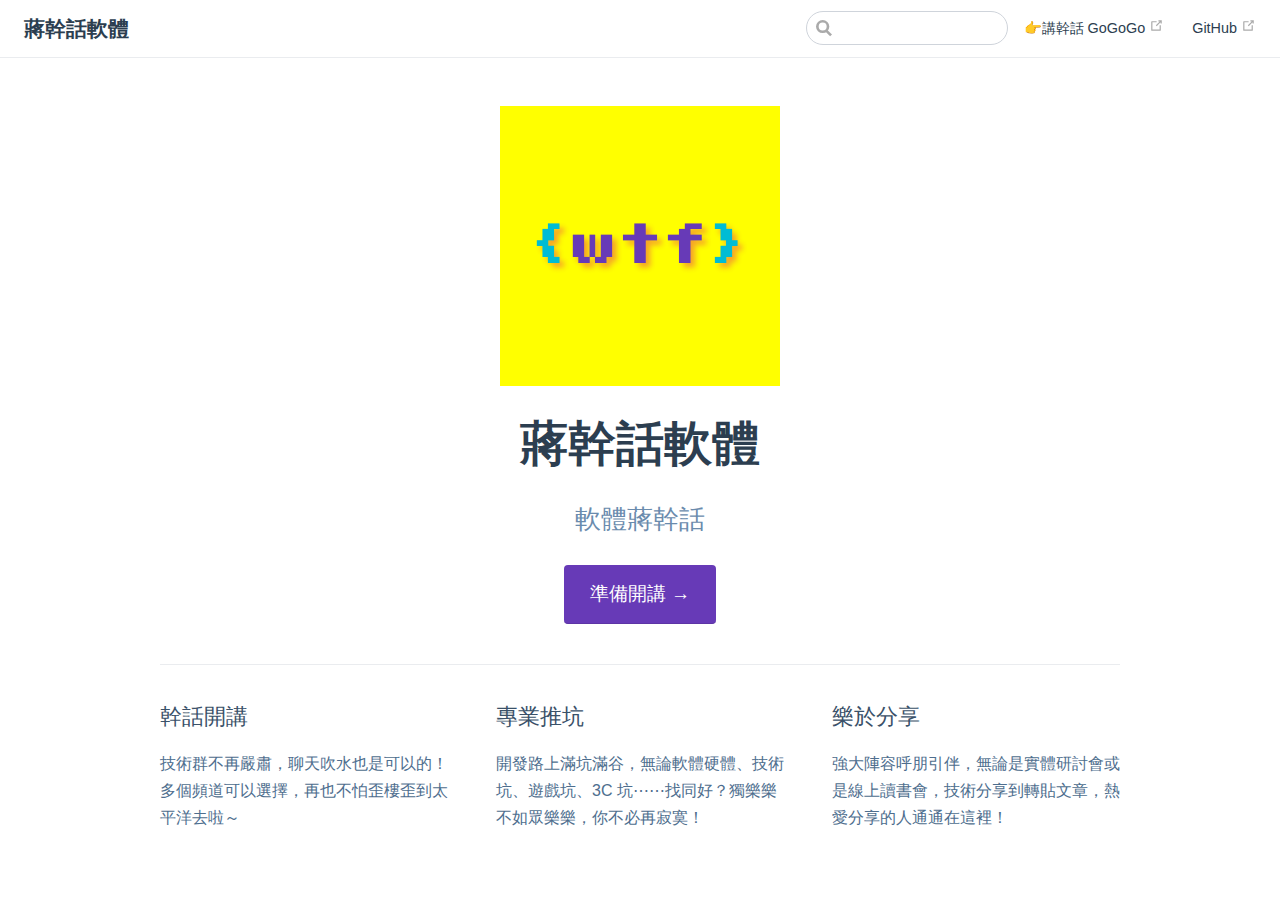
<file: index.html>
<!DOCTYPE html>
<html lang="en-US">
  <head>
    <meta charset="utf-8">
    <meta name="viewport" content="width=device-width,initial-scale=1">
    <title>蔣幹話軟體</title>
    <meta name="description" content="軟體蔣幹話">
    
    
    <link rel="preload" href="/assets/css/0.styles.bb7fa6d7.css" as="style"><link rel="preload" href="/assets/js/app.321bc9ee.js" as="script"><link rel="preload" href="/assets/js/2.ba0615a0.js" as="script"><link rel="preload" href="/assets/js/6.6ffb1914.js" as="script"><link rel="prefetch" href="/assets/js/10.f7f3ee5e.js"><link rel="prefetch" href="/assets/js/3.bfec62be.js"><link rel="prefetch" href="/assets/js/4.bb875510.js"><link rel="prefetch" href="/assets/js/5.9272c746.js"><link rel="prefetch" href="/assets/js/7.8bc0f0b9.js"><link rel="prefetch" href="/assets/js/8.394a28ca.js"><link rel="prefetch" href="/assets/js/9.4cadc79e.js">
    <link rel="stylesheet" href="/assets/css/0.styles.bb7fa6d7.css">
  </head>
  <body>
    <div id="app" data-server-rendered="true"><div class="theme-container no-sidebar"><header class="navbar"><div class="sidebar-button"><svg xmlns="http://www.w3.org/2000/svg" aria-hidden="true" role="img" viewBox="0 0 448 512" class="icon"><path fill="currentColor" d="M436 124H12c-6.627 0-12-5.373-12-12V80c0-6.627 5.373-12 12-12h424c6.627 0 12 5.373 12 12v32c0 6.627-5.373 12-12 12zm0 160H12c-6.627 0-12-5.373-12-12v-32c0-6.627 5.373-12 12-12h424c6.627 0 12 5.373 12 12v32c0 6.627-5.373 12-12 12zm0 160H12c-6.627 0-12-5.373-12-12v-32c0-6.627 5.373-12 12-12h424c6.627 0 12 5.373 12 12v32c0 6.627-5.373 12-12 12z"></path></svg></div> <a href="/" class="home-link router-link-exact-active router-link-active"><!----> <span class="site-name">蔣幹話軟體</span></a> <div class="links"><div class="search-box"><input aria-label="Search" autocomplete="off" spellcheck="false" value=""> <!----></div> <nav class="nav-links can-hide"><div class="nav-item"><a href="https://discord.gg/CzmVQjN" target="_blank" rel="noopener noreferrer" class="nav-link external">
  👉講幹話 GoGoGo
  <svg xmlns="http://www.w3.org/2000/svg" aria-hidden="true" x="0px" y="0px" viewBox="0 0 100 100" width="15" height="15" class="icon outbound"><path fill="currentColor" d="M18.8,85.1h56l0,0c2.2,0,4-1.8,4-4v-32h-8v28h-48v-48h28v-8h-32l0,0c-2.2,0-4,1.8-4,4v56C14.8,83.3,16.6,85.1,18.8,85.1z"></path> <polygon fill="currentColor" points="45.7,48.7 51.3,54.3 77.2,28.5 77.2,37.2 85.2,37.2 85.2,14.9 62.8,14.9 62.8,22.9 71.5,22.9"></polygon></svg></a></div> <a href="https://github.com/ganhuaking/ganhuaking.github.io" target="_blank" rel="noopener noreferrer" class="repo-link">
    GitHub
    <svg xmlns="http://www.w3.org/2000/svg" aria-hidden="true" x="0px" y="0px" viewBox="0 0 100 100" width="15" height="15" class="icon outbound"><path fill="currentColor" d="M18.8,85.1h56l0,0c2.2,0,4-1.8,4-4v-32h-8v28h-48v-48h28v-8h-32l0,0c-2.2,0-4,1.8-4,4v56C14.8,83.3,16.6,85.1,18.8,85.1z"></path> <polygon fill="currentColor" points="45.7,48.7 51.3,54.3 77.2,28.5 77.2,37.2 85.2,37.2 85.2,14.9 62.8,14.9 62.8,22.9 71.5,22.9"></polygon></svg></a></nav></div></header> <div class="sidebar-mask"></div> <aside class="sidebar"><nav class="nav-links"><div class="nav-item"><a href="https://discord.gg/CzmVQjN" target="_blank" rel="noopener noreferrer" class="nav-link external">
  👉講幹話 GoGoGo
  <svg xmlns="http://www.w3.org/2000/svg" aria-hidden="true" x="0px" y="0px" viewBox="0 0 100 100" width="15" height="15" class="icon outbound"><path fill="currentColor" d="M18.8,85.1h56l0,0c2.2,0,4-1.8,4-4v-32h-8v28h-48v-48h28v-8h-32l0,0c-2.2,0-4,1.8-4,4v56C14.8,83.3,16.6,85.1,18.8,85.1z"></path> <polygon fill="currentColor" points="45.7,48.7 51.3,54.3 77.2,28.5 77.2,37.2 85.2,37.2 85.2,14.9 62.8,14.9 62.8,22.9 71.5,22.9"></polygon></svg></a></div> <a href="https://github.com/ganhuaking/ganhuaking.github.io" target="_blank" rel="noopener noreferrer" class="repo-link">
    GitHub
    <svg xmlns="http://www.w3.org/2000/svg" aria-hidden="true" x="0px" y="0px" viewBox="0 0 100 100" width="15" height="15" class="icon outbound"><path fill="currentColor" d="M18.8,85.1h56l0,0c2.2,0,4-1.8,4-4v-32h-8v28h-48v-48h28v-8h-32l0,0c-2.2,0-4,1.8-4,4v56C14.8,83.3,16.6,85.1,18.8,85.1z"></path> <polygon fill="currentColor" points="45.7,48.7 51.3,54.3 77.2,28.5 77.2,37.2 85.2,37.2 85.2,14.9 62.8,14.9 62.8,22.9 71.5,22.9"></polygon></svg></a></nav>  <ul class="sidebar-links"><li><a href="/group/" class="sidebar-link">簡介</a></li><li><a href="/discord/" class="sidebar-link">Discord 介紹</a></li><li><a href="/cooperator/" class="sidebar-link">合作夥伴</a></li></ul> </aside> <main aria-labelledby="main-title" class="home"><header class="hero"><img src="/logo.png" alt="hero"> <h1 id="main-title">蔣幹話軟體</h1> <p class="description">
      軟體蔣幹話
    </p> <p class="action"><a href="/group/" class="nav-link action-button">準備開講 →</a></p></header> <div class="features"><div class="feature"><h2>幹話開講</h2> <p>技術群不再嚴肅，聊天吹水也是可以的！多個頻道可以選擇，再也不怕歪樓歪到太平洋去啦～</p></div><div class="feature"><h2>專業推坑</h2> <p>開發路上滿坑滿谷，無論軟體硬體、技術坑、遊戲坑、3C 坑⋯⋯找同好？獨樂樂不如眾樂樂，你不必再寂寞！</p></div><div class="feature"><h2>樂於分享</h2> <p>強大陣容呼朋引伴，無論是實體研討會或是線上讀書會，技術分享到轉貼文章，熱愛分享的人通通在這裡！</p></div></div> <div class="custom content default"></div> <!----></main></div><div class="global-ui"></div></div>
    <script src="/assets/js/app.321bc9ee.js" defer></script><script src="/assets/js/2.ba0615a0.js" defer></script><script src="/assets/js/6.6ffb1914.js" defer></script>
  </body>
</html>
</file>
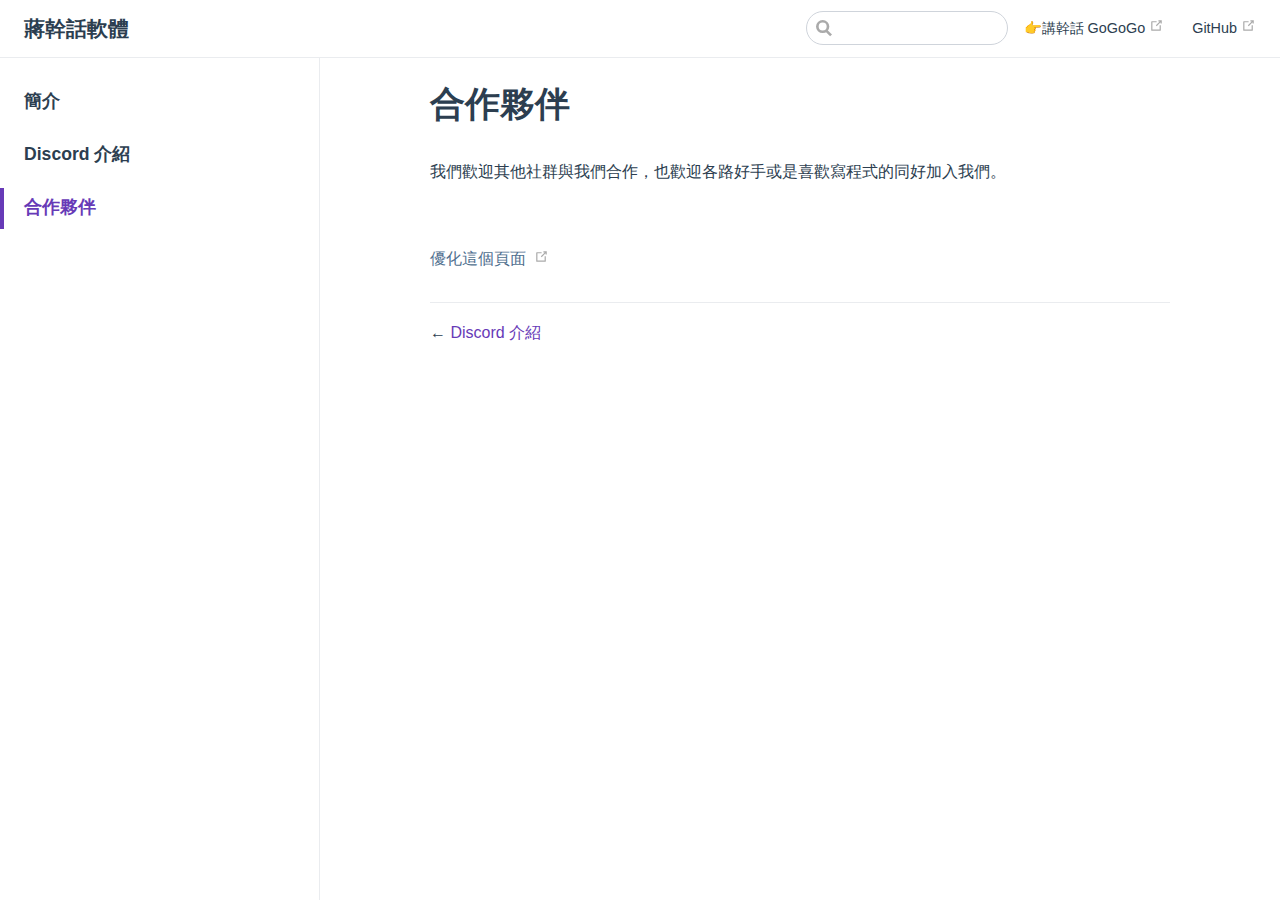
<file: cooperator/index.html>
<!DOCTYPE html>
<html lang="en-US">
  <head>
    <meta charset="utf-8">
    <meta name="viewport" content="width=device-width,initial-scale=1">
    <title>合作夥伴 | 蔣幹話軟體</title>
    <meta name="description" content="軟體蔣幹話">
    
    
    <link rel="preload" href="/assets/css/0.styles.bb7fa6d7.css" as="style"><link rel="preload" href="/assets/js/app.321bc9ee.js" as="script"><link rel="preload" href="/assets/js/2.ba0615a0.js" as="script"><link rel="preload" href="/assets/js/7.8bc0f0b9.js" as="script"><link rel="prefetch" href="/assets/js/10.f7f3ee5e.js"><link rel="prefetch" href="/assets/js/3.bfec62be.js"><link rel="prefetch" href="/assets/js/4.bb875510.js"><link rel="prefetch" href="/assets/js/5.9272c746.js"><link rel="prefetch" href="/assets/js/6.6ffb1914.js"><link rel="prefetch" href="/assets/js/8.394a28ca.js"><link rel="prefetch" href="/assets/js/9.4cadc79e.js">
    <link rel="stylesheet" href="/assets/css/0.styles.bb7fa6d7.css">
  </head>
  <body>
    <div id="app" data-server-rendered="true"><div class="theme-container"><header class="navbar"><div class="sidebar-button"><svg xmlns="http://www.w3.org/2000/svg" aria-hidden="true" role="img" viewBox="0 0 448 512" class="icon"><path fill="currentColor" d="M436 124H12c-6.627 0-12-5.373-12-12V80c0-6.627 5.373-12 12-12h424c6.627 0 12 5.373 12 12v32c0 6.627-5.373 12-12 12zm0 160H12c-6.627 0-12-5.373-12-12v-32c0-6.627 5.373-12 12-12h424c6.627 0 12 5.373 12 12v32c0 6.627-5.373 12-12 12zm0 160H12c-6.627 0-12-5.373-12-12v-32c0-6.627 5.373-12 12-12h424c6.627 0 12 5.373 12 12v32c0 6.627-5.373 12-12 12z"></path></svg></div> <a href="/" class="home-link router-link-active"><!----> <span class="site-name">蔣幹話軟體</span></a> <div class="links"><div class="search-box"><input aria-label="Search" autocomplete="off" spellcheck="false" value=""> <!----></div> <nav class="nav-links can-hide"><div class="nav-item"><a href="https://discord.gg/CzmVQjN" target="_blank" rel="noopener noreferrer" class="nav-link external">
  👉講幹話 GoGoGo
  <svg xmlns="http://www.w3.org/2000/svg" aria-hidden="true" x="0px" y="0px" viewBox="0 0 100 100" width="15" height="15" class="icon outbound"><path fill="currentColor" d="M18.8,85.1h56l0,0c2.2,0,4-1.8,4-4v-32h-8v28h-48v-48h28v-8h-32l0,0c-2.2,0-4,1.8-4,4v56C14.8,83.3,16.6,85.1,18.8,85.1z"></path> <polygon fill="currentColor" points="45.7,48.7 51.3,54.3 77.2,28.5 77.2,37.2 85.2,37.2 85.2,14.9 62.8,14.9 62.8,22.9 71.5,22.9"></polygon></svg></a></div> <a href="https://github.com/ganhuaking/ganhuaking.github.io" target="_blank" rel="noopener noreferrer" class="repo-link">
    GitHub
    <svg xmlns="http://www.w3.org/2000/svg" aria-hidden="true" x="0px" y="0px" viewBox="0 0 100 100" width="15" height="15" class="icon outbound"><path fill="currentColor" d="M18.8,85.1h56l0,0c2.2,0,4-1.8,4-4v-32h-8v28h-48v-48h28v-8h-32l0,0c-2.2,0-4,1.8-4,4v56C14.8,83.3,16.6,85.1,18.8,85.1z"></path> <polygon fill="currentColor" points="45.7,48.7 51.3,54.3 77.2,28.5 77.2,37.2 85.2,37.2 85.2,14.9 62.8,14.9 62.8,22.9 71.5,22.9"></polygon></svg></a></nav></div></header> <div class="sidebar-mask"></div> <aside class="sidebar"><nav class="nav-links"><div class="nav-item"><a href="https://discord.gg/CzmVQjN" target="_blank" rel="noopener noreferrer" class="nav-link external">
  👉講幹話 GoGoGo
  <svg xmlns="http://www.w3.org/2000/svg" aria-hidden="true" x="0px" y="0px" viewBox="0 0 100 100" width="15" height="15" class="icon outbound"><path fill="currentColor" d="M18.8,85.1h56l0,0c2.2,0,4-1.8,4-4v-32h-8v28h-48v-48h28v-8h-32l0,0c-2.2,0-4,1.8-4,4v56C14.8,83.3,16.6,85.1,18.8,85.1z"></path> <polygon fill="currentColor" points="45.7,48.7 51.3,54.3 77.2,28.5 77.2,37.2 85.2,37.2 85.2,14.9 62.8,14.9 62.8,22.9 71.5,22.9"></polygon></svg></a></div> <a href="https://github.com/ganhuaking/ganhuaking.github.io" target="_blank" rel="noopener noreferrer" class="repo-link">
    GitHub
    <svg xmlns="http://www.w3.org/2000/svg" aria-hidden="true" x="0px" y="0px" viewBox="0 0 100 100" width="15" height="15" class="icon outbound"><path fill="currentColor" d="M18.8,85.1h56l0,0c2.2,0,4-1.8,4-4v-32h-8v28h-48v-48h28v-8h-32l0,0c-2.2,0-4,1.8-4,4v56C14.8,83.3,16.6,85.1,18.8,85.1z"></path> <polygon fill="currentColor" points="45.7,48.7 51.3,54.3 77.2,28.5 77.2,37.2 85.2,37.2 85.2,14.9 62.8,14.9 62.8,22.9 71.5,22.9"></polygon></svg></a></nav>  <ul class="sidebar-links"><li><a href="/group/" class="sidebar-link">簡介</a></li><li><a href="/discord/" class="sidebar-link">Discord 介紹</a></li><li><a href="/cooperator/" class="active sidebar-link">合作夥伴</a></li></ul> </aside> <main class="page"> <div class="content default"><h1 id="合作夥伴"><a href="#合作夥伴" aria-hidden="true" class="header-anchor">#</a> 合作夥伴</h1> <p>我們歡迎其他社群與我們合作，也歡迎各路好手或是喜歡寫程式的同好加入我們。</p></div> <footer class="page-edit"><div class="edit-link"><a href="https://github.com/ganhuaking/ganhuaking.github.io/edit/master/cooperator/README.md" target="_blank" rel="noopener noreferrer">優化這個頁面</a> <svg xmlns="http://www.w3.org/2000/svg" aria-hidden="true" x="0px" y="0px" viewBox="0 0 100 100" width="15" height="15" class="icon outbound"><path fill="currentColor" d="M18.8,85.1h56l0,0c2.2,0,4-1.8,4-4v-32h-8v28h-48v-48h28v-8h-32l0,0c-2.2,0-4,1.8-4,4v56C14.8,83.3,16.6,85.1,18.8,85.1z"></path> <polygon fill="currentColor" points="45.7,48.7 51.3,54.3 77.2,28.5 77.2,37.2 85.2,37.2 85.2,14.9 62.8,14.9 62.8,22.9 71.5,22.9"></polygon></svg></div> <!----></footer> <div class="page-nav"><p class="inner"><span class="prev">
        ←
        <a href="/discord/" class="prev">
          Discord 介紹
        </a></span> <!----></p></div> </main></div><div class="global-ui"></div></div>
    <script src="/assets/js/app.321bc9ee.js" defer></script><script src="/assets/js/2.ba0615a0.js" defer></script><script src="/assets/js/7.8bc0f0b9.js" defer></script>
  </body>
</html>
</file>
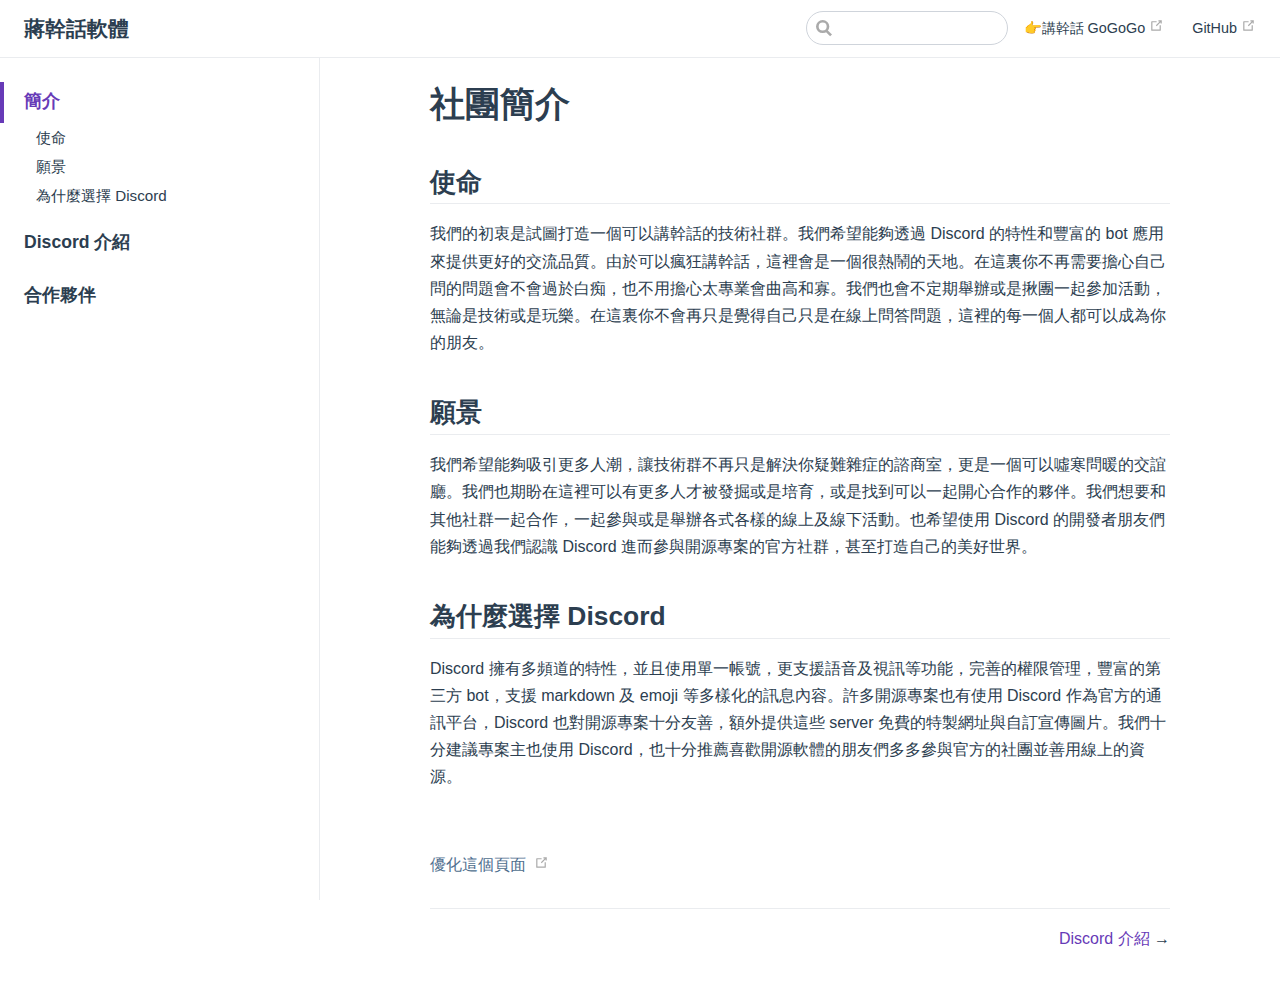
<file: group/index.html>
<!DOCTYPE html>
<html lang="en-US">
  <head>
    <meta charset="utf-8">
    <meta name="viewport" content="width=device-width,initial-scale=1">
    <title>社團簡介 | 蔣幹話軟體</title>
    <meta name="description" content="軟體蔣幹話">
    
    
    <link rel="preload" href="/assets/css/0.styles.bb7fa6d7.css" as="style"><link rel="preload" href="/assets/js/app.321bc9ee.js" as="script"><link rel="preload" href="/assets/js/2.ba0615a0.js" as="script"><link rel="preload" href="/assets/js/9.4cadc79e.js" as="script"><link rel="prefetch" href="/assets/js/10.f7f3ee5e.js"><link rel="prefetch" href="/assets/js/3.bfec62be.js"><link rel="prefetch" href="/assets/js/4.bb875510.js"><link rel="prefetch" href="/assets/js/5.9272c746.js"><link rel="prefetch" href="/assets/js/6.6ffb1914.js"><link rel="prefetch" href="/assets/js/7.8bc0f0b9.js"><link rel="prefetch" href="/assets/js/8.394a28ca.js">
    <link rel="stylesheet" href="/assets/css/0.styles.bb7fa6d7.css">
  </head>
  <body>
    <div id="app" data-server-rendered="true"><div class="theme-container"><header class="navbar"><div class="sidebar-button"><svg xmlns="http://www.w3.org/2000/svg" aria-hidden="true" role="img" viewBox="0 0 448 512" class="icon"><path fill="currentColor" d="M436 124H12c-6.627 0-12-5.373-12-12V80c0-6.627 5.373-12 12-12h424c6.627 0 12 5.373 12 12v32c0 6.627-5.373 12-12 12zm0 160H12c-6.627 0-12-5.373-12-12v-32c0-6.627 5.373-12 12-12h424c6.627 0 12 5.373 12 12v32c0 6.627-5.373 12-12 12zm0 160H12c-6.627 0-12-5.373-12-12v-32c0-6.627 5.373-12 12-12h424c6.627 0 12 5.373 12 12v32c0 6.627-5.373 12-12 12z"></path></svg></div> <a href="/" class="home-link router-link-active"><!----> <span class="site-name">蔣幹話軟體</span></a> <div class="links"><div class="search-box"><input aria-label="Search" autocomplete="off" spellcheck="false" value=""> <!----></div> <nav class="nav-links can-hide"><div class="nav-item"><a href="https://discord.gg/CzmVQjN" target="_blank" rel="noopener noreferrer" class="nav-link external">
  👉講幹話 GoGoGo
  <svg xmlns="http://www.w3.org/2000/svg" aria-hidden="true" x="0px" y="0px" viewBox="0 0 100 100" width="15" height="15" class="icon outbound"><path fill="currentColor" d="M18.8,85.1h56l0,0c2.2,0,4-1.8,4-4v-32h-8v28h-48v-48h28v-8h-32l0,0c-2.2,0-4,1.8-4,4v56C14.8,83.3,16.6,85.1,18.8,85.1z"></path> <polygon fill="currentColor" points="45.7,48.7 51.3,54.3 77.2,28.5 77.2,37.2 85.2,37.2 85.2,14.9 62.8,14.9 62.8,22.9 71.5,22.9"></polygon></svg></a></div> <a href="https://github.com/ganhuaking/ganhuaking.github.io" target="_blank" rel="noopener noreferrer" class="repo-link">
    GitHub
    <svg xmlns="http://www.w3.org/2000/svg" aria-hidden="true" x="0px" y="0px" viewBox="0 0 100 100" width="15" height="15" class="icon outbound"><path fill="currentColor" d="M18.8,85.1h56l0,0c2.2,0,4-1.8,4-4v-32h-8v28h-48v-48h28v-8h-32l0,0c-2.2,0-4,1.8-4,4v56C14.8,83.3,16.6,85.1,18.8,85.1z"></path> <polygon fill="currentColor" points="45.7,48.7 51.3,54.3 77.2,28.5 77.2,37.2 85.2,37.2 85.2,14.9 62.8,14.9 62.8,22.9 71.5,22.9"></polygon></svg></a></nav></div></header> <div class="sidebar-mask"></div> <aside class="sidebar"><nav class="nav-links"><div class="nav-item"><a href="https://discord.gg/CzmVQjN" target="_blank" rel="noopener noreferrer" class="nav-link external">
  👉講幹話 GoGoGo
  <svg xmlns="http://www.w3.org/2000/svg" aria-hidden="true" x="0px" y="0px" viewBox="0 0 100 100" width="15" height="15" class="icon outbound"><path fill="currentColor" d="M18.8,85.1h56l0,0c2.2,0,4-1.8,4-4v-32h-8v28h-48v-48h28v-8h-32l0,0c-2.2,0-4,1.8-4,4v56C14.8,83.3,16.6,85.1,18.8,85.1z"></path> <polygon fill="currentColor" points="45.7,48.7 51.3,54.3 77.2,28.5 77.2,37.2 85.2,37.2 85.2,14.9 62.8,14.9 62.8,22.9 71.5,22.9"></polygon></svg></a></div> <a href="https://github.com/ganhuaking/ganhuaking.github.io" target="_blank" rel="noopener noreferrer" class="repo-link">
    GitHub
    <svg xmlns="http://www.w3.org/2000/svg" aria-hidden="true" x="0px" y="0px" viewBox="0 0 100 100" width="15" height="15" class="icon outbound"><path fill="currentColor" d="M18.8,85.1h56l0,0c2.2,0,4-1.8,4-4v-32h-8v28h-48v-48h28v-8h-32l0,0c-2.2,0-4,1.8-4,4v56C14.8,83.3,16.6,85.1,18.8,85.1z"></path> <polygon fill="currentColor" points="45.7,48.7 51.3,54.3 77.2,28.5 77.2,37.2 85.2,37.2 85.2,14.9 62.8,14.9 62.8,22.9 71.5,22.9"></polygon></svg></a></nav>  <ul class="sidebar-links"><li><a href="/group/" class="active sidebar-link">簡介</a><ul class="sidebar-sub-headers"><li class="sidebar-sub-header"><a href="/group/#使命" class="sidebar-link">使命</a></li><li class="sidebar-sub-header"><a href="/group/#願景" class="sidebar-link">願景</a></li><li class="sidebar-sub-header"><a href="/group/#為什麼選擇-discord" class="sidebar-link">為什麼選擇 Discord</a></li></ul></li><li><a href="/discord/" class="sidebar-link">Discord 介紹</a></li><li><a href="/cooperator/" class="sidebar-link">合作夥伴</a></li></ul> </aside> <main class="page"> <div class="content default"><h1 id="社團簡介"><a href="#社團簡介" aria-hidden="true" class="header-anchor">#</a> 社團簡介</h1> <h2 id="使命"><a href="#使命" aria-hidden="true" class="header-anchor">#</a> 使命</h2> <p>我們的初衷是試圖打造一個可以講幹話的技術社群。我們希望能夠透過 Discord 的特性和豐富的 bot 應用來提供更好的交流品質。由於可以瘋狂講幹話，這裡會是一個很熱鬧的天地。在這裏你不再需要擔心自己問的問題會不會過於白痴，也不用擔心太專業會曲高和寡。我們也會不定期舉辦或是揪團一起參加活動，無論是技術或是玩樂。在這裏你不會再只是覺得自己只是在線上問答問題，這裡的每一個人都可以成為你的朋友。</p> <h2 id="願景"><a href="#願景" aria-hidden="true" class="header-anchor">#</a> 願景</h2> <p>我們希望能夠吸引更多人潮，讓技術群不再只是解決你疑難雜症的諮商室，更是一個可以噓寒問暖的交誼廳。我們也期盼在這裡可以有更多人才被發掘或是培育，或是找到可以一起開心合作的夥伴。我們想要和其他社群一起合作，一起參與或是舉辦各式各樣的線上及線下活動。也希望使用 Discord 的開發者朋友們能夠透過我們認識 Discord 進而參與開源專案的官方社群，甚至打造自己的美好世界。</p> <h2 id="為什麼選擇-discord"><a href="#為什麼選擇-discord" aria-hidden="true" class="header-anchor">#</a> 為什麼選擇 Discord</h2> <p>Discord 擁有多頻道的特性，並且使用單一帳號，更支援語音及視訊等功能，完善的權限管理，豐富的第三方 bot，支援 markdown 及 emoji 等多樣化的訊息內容。許多開源專案也有使用 Discord 作為官方的通訊平台，Discord 也對開源專案十分友善，額外提供這些 server 免費的特製網址與自訂宣傳圖片。我們十分建議專案主也使用 Discord，也十分推薦喜歡開源軟體的朋友們多多參與官方的社團並善用線上的資源。</p></div> <footer class="page-edit"><div class="edit-link"><a href="https://github.com/ganhuaking/ganhuaking.github.io/edit/master/group/README.md" target="_blank" rel="noopener noreferrer">優化這個頁面</a> <svg xmlns="http://www.w3.org/2000/svg" aria-hidden="true" x="0px" y="0px" viewBox="0 0 100 100" width="15" height="15" class="icon outbound"><path fill="currentColor" d="M18.8,85.1h56l0,0c2.2,0,4-1.8,4-4v-32h-8v28h-48v-48h28v-8h-32l0,0c-2.2,0-4,1.8-4,4v56C14.8,83.3,16.6,85.1,18.8,85.1z"></path> <polygon fill="currentColor" points="45.7,48.7 51.3,54.3 77.2,28.5 77.2,37.2 85.2,37.2 85.2,14.9 62.8,14.9 62.8,22.9 71.5,22.9"></polygon></svg></div> <!----></footer> <div class="page-nav"><p class="inner"><!----> <span class="next"><a href="/discord/">
          Discord 介紹
        </a>
        →
      </span></p></div> </main></div><div class="global-ui"></div></div>
    <script src="/assets/js/app.321bc9ee.js" defer></script><script src="/assets/js/2.ba0615a0.js" defer></script><script src="/assets/js/9.4cadc79e.js" defer></script>
  </body>
</html>
</file>
<file: assets/css/0.styles.bb7fa6d7.css>
#nprogress{pointer-events:none}#nprogress .bar{background:#673ab7;position:fixed;z-index:1031;top:0;left:0;width:100%;height:2px}#nprogress .peg{display:block;position:absolute;right:0;width:100px;height:100%;-webkit-box-shadow:0 0 10px #673ab7,0 0 5px #673ab7;box-shadow:0 0 10px #673ab7,0 0 5px #673ab7;opacity:1;-webkit-transform:rotate(3deg) translateY(-4px);transform:rotate(3deg) translateY(-4px)}#nprogress .spinner{display:block;position:fixed;z-index:1031;top:15px;right:15px}#nprogress .spinner-icon{width:18px;height:18px;-webkit-box-sizing:border-box;box-sizing:border-box;border:2px solid transparent;border-top-color:#673ab7;border-left-color:#673ab7;border-radius:50%;-webkit-animation:nprogress-spinner .4s linear infinite;animation:nprogress-spinner .4s linear infinite}.nprogress-custom-parent{overflow:hidden;position:relative}.nprogress-custom-parent #nprogress .bar,.nprogress-custom-parent #nprogress .spinner{position:absolute}@-webkit-keyframes nprogress-spinner{0%{-webkit-transform:rotate(0deg);transform:rotate(0deg)}to{-webkit-transform:rotate(1turn);transform:rotate(1turn)}}@keyframes nprogress-spinner{0%{-webkit-transform:rotate(0deg);transform:rotate(0deg)}to{-webkit-transform:rotate(1turn);transform:rotate(1turn)}}.icon.outbound{color:#aaa;display:inline-block}.home{padding:3.6rem 2rem 0;max-width:960px;margin:0 auto;display:block}.home .hero{text-align:center}.home .hero img{max-width:100%;max-height:280px;display:block;margin:3rem auto 1.5rem}.home .hero h1{font-size:3rem}.home .hero .action,.home .hero .description,.home .hero h1{margin:1.8rem auto}.home .hero .description{max-width:35rem;font-size:1.6rem;line-height:1.3;color:#6a8bad}.home .hero .action-button{display:inline-block;font-size:1.2rem;color:#fff;background-color:#673ab7;padding:.8rem 1.6rem;border-radius:4px;-webkit-transition:background-color .1s ease;transition:background-color .1s ease;-webkit-box-sizing:border-box;box-sizing:border-box;border-bottom:1px solid #5d34a5}.home .hero .action-button:hover{background-color:#7447c5}.home .features{border-top:1px solid #eaecef;padding:1.2rem 0;margin-top:2.5rem;display:-webkit-box;display:-ms-flexbox;display:flex;-ms-flex-wrap:wrap;flex-wrap:wrap;-webkit-box-align:start;-ms-flex-align:start;align-items:flex-start;-ms-flex-line-pack:stretch;align-content:stretch;-webkit-box-pack:justify;-ms-flex-pack:justify;justify-content:space-between}.home .feature{-webkit-box-flex:1;-ms-flex-positive:1;flex-grow:1;-ms-flex-preferred-size:30%;flex-basis:30%;max-width:30%}.home .feature h2{font-size:1.4rem;font-weight:500;border-bottom:none;padding-bottom:0;color:#3a5169}.home .feature p{color:#4e6e8e}.home .footer{padding:2.5rem;border-top:1px solid #eaecef;text-align:center;color:#4e6e8e}@media (max-width:719px){.home .features{-webkit-box-orient:vertical;-webkit-box-direction:normal;-ms-flex-direction:column;flex-direction:column}.home .feature{max-width:100%;padding:0 2.5rem}}@media (max-width:419px){.home{padding-left:1.5rem;padding-right:1.5rem}.home .hero img{max-height:210px;margin:2rem auto 1.2rem}.home .hero h1{font-size:2rem}.home .hero .action,.home .hero .description,.home .hero h1{margin:1.2rem auto}.home .hero .description{font-size:1.2rem}.home .hero .action-button{font-size:1rem;padding:.6rem 1.2rem}.home .feature h2{font-size:1.25rem}}.sidebar-button{cursor:pointer;display:none;width:1.25rem;height:1.25rem;position:absolute;padding:.6rem;top:.6rem;left:1rem}.sidebar-button .icon{display:block;width:1.25rem;height:1.25rem}@media (max-width:719px){.sidebar-button{display:block}}.search-box{display:inline-block;position:relative;margin-right:1rem}.search-box input{cursor:text;width:10rem;height:2rem;color:#4e6e8e;display:inline-block;border:1px solid #cfd4db;border-radius:2rem;font-size:.9rem;line-height:2rem;padding:0 .5rem 0 2rem;outline:none;-webkit-transition:all .2s ease;transition:all .2s ease;background:#fff url(/assets/img/search.83621669.svg) .6rem .5rem no-repeat;background-size:1rem}.search-box input:focus{cursor:auto;border-color:#673ab7}.search-box .suggestions{background:#fff;width:20rem;position:absolute;top:1.5rem;border:1px solid #cfd4db;border-radius:6px;padding:.4rem;list-style-type:none}.search-box .suggestions.align-right{right:0}.search-box .suggestion{line-height:1.4;padding:.4rem .6rem;border-radius:4px;cursor:pointer}.search-box .suggestion a{white-space:normal;color:#5d82a6}.search-box .suggestion a .page-title{font-weight:600}.search-box .suggestion a .header{font-size:.9em;margin-left:.25em}.search-box .suggestion.focused{background-color:#f3f4f5}.search-box .suggestion.focused a{color:#673ab7}@media (max-width:959px){.search-box input{cursor:pointer;width:0;border-color:transparent;position:relative}.search-box input:focus{cursor:text;left:0;width:10rem}}@media (-ms-high-contrast:none){.search-box input{height:2rem}}@media (max-width:959px) and (min-width:719px){.search-box .suggestions{left:0}}@media (max-width:719px){.search-box{margin-right:0}.search-box input{left:1rem}.search-box .suggestions{right:0}}@media (max-width:419px){.search-box .suggestions{width:calc(100vw - 4rem)}.search-box input:focus{width:8rem}}.dropdown-enter,.dropdown-leave-to{height:0!important}.dropdown-wrapper{cursor:pointer}.dropdown-wrapper .dropdown-title{display:block}.dropdown-wrapper .dropdown-title:hover{border-color:transparent}.dropdown-wrapper .dropdown-title .arrow{vertical-align:middle;margin-top:-1px;margin-left:.4rem}.dropdown-wrapper .nav-dropdown .dropdown-item{color:inherit;line-height:1.7rem}.dropdown-wrapper .nav-dropdown .dropdown-item h4{margin:.45rem 0 0;border-top:1px solid #eee;padding:.45rem 1.5rem 0 1.25rem}.dropdown-wrapper .nav-dropdown .dropdown-item .dropdown-subitem-wrapper{padding:0;list-style:none}.dropdown-wrapper .nav-dropdown .dropdown-item .dropdown-subitem-wrapper .dropdown-subitem{font-size:.9em}.dropdown-wrapper .nav-dropdown .dropdown-item a{display:block;line-height:1.7rem;position:relative;border-bottom:none;font-weight:400;margin-bottom:0;padding:0 1.5rem 0 1.25rem}.dropdown-wrapper .nav-dropdown .dropdown-item a.router-link-active,.dropdown-wrapper .nav-dropdown .dropdown-item a:hover{color:#673ab7}.dropdown-wrapper .nav-dropdown .dropdown-item a.router-link-active:after{content:"";width:0;height:0;border-left:5px solid #673ab7;border-top:3px solid transparent;border-bottom:3px solid transparent;position:absolute;top:calc(50% - 2px);left:9px}.dropdown-wrapper .nav-dropdown .dropdown-item:first-child h4{margin-top:0;padding-top:0;border-top:0}@media (max-width:719px){.dropdown-wrapper.open .dropdown-title{margin-bottom:.5rem}.dropdown-wrapper .nav-dropdown{-webkit-transition:height .1s ease-out;transition:height .1s ease-out;overflow:hidden}.dropdown-wrapper .nav-dropdown .dropdown-item h4{border-top:0;margin-top:0;padding-top:0}.dropdown-wrapper .nav-dropdown .dropdown-item>a,.dropdown-wrapper .nav-dropdown .dropdown-item h4{font-size:15px;line-height:2rem}.dropdown-wrapper .nav-dropdown .dropdown-item .dropdown-subitem{font-size:14px;padding-left:1rem}}@media (min-width:719px){.dropdown-wrapper{height:1.8rem}.dropdown-wrapper:hover .nav-dropdown{display:block!important}.dropdown-wrapper .dropdown-title .arrow{border-left:4px solid transparent;border-right:4px solid transparent;border-top:6px solid #ccc;border-bottom:0}.dropdown-wrapper .nav-dropdown{display:none;height:auto!important;-webkit-box-sizing:border-box;box-sizing:border-box;max-height:calc(100vh - 2.7rem);overflow-y:auto;position:absolute;top:100%;right:0;background-color:#fff;padding:.6rem 0;border:1px solid #ddd;border-bottom-color:#ccc;text-align:left;border-radius:.25rem;white-space:nowrap;margin:0}}.nav-links{display:inline-block}.nav-links a{line-height:1.4rem;color:inherit}.nav-links a.router-link-active,.nav-links a:hover{color:#673ab7}.nav-links .nav-item{position:relative;display:inline-block;margin-left:1.5rem;line-height:2rem}.nav-links .nav-item:first-child{margin-left:0}.nav-links .repo-link{margin-left:1.5rem}@media (max-width:719px){.nav-links .nav-item,.nav-links .repo-link{margin-left:0}}@media (min-width:719px){.nav-links a.router-link-active,.nav-links a:hover{color:#2c3e50}.nav-item>a:not(.external).router-link-active,.nav-item>a:not(.external):hover{margin-bottom:-2px;border-bottom:2px solid #7143c3}}.navbar{padding:.7rem 1.5rem;line-height:2.2rem}.navbar a,.navbar img,.navbar span{display:inline-block}.navbar .logo{height:2.2rem;min-width:2.2rem;margin-right:.8rem;vertical-align:top}.navbar .site-name{font-size:1.3rem;font-weight:600;color:#2c3e50;position:relative}.navbar .links{padding-left:1.5rem;-webkit-box-sizing:border-box;box-sizing:border-box;background-color:#fff;white-space:nowrap;font-size:.9rem;position:absolute;right:1.5rem;top:.7rem;display:-webkit-box;display:-ms-flexbox;display:flex}.navbar .links .search-box{-webkit-box-flex:0;-ms-flex:0 0 auto;flex:0 0 auto;vertical-align:top}@media (max-width:719px){.navbar{padding-left:4rem}.navbar .can-hide{display:none}.navbar .links{padding-left:1.5rem}}.page-edit,.page-nav{max-width:740px;margin:0 auto;padding:2rem 2.5rem}@media (max-width:959px){.page-edit,.page-nav{padding:2rem}}@media (max-width:419px){.page-edit,.page-nav{padding:1.5rem}}.page{padding-bottom:2rem;display:block}.page-edit{padding-top:1rem;padding-bottom:1rem;overflow:auto}.page-edit .edit-link{display:inline-block}.page-edit .edit-link a{color:#4e6e8e;margin-right:.25rem}.page-edit .last-updated{float:right;font-size:.9em}.page-edit .last-updated .prefix{font-weight:500;color:#4e6e8e}.page-edit .last-updated .time{font-weight:400;color:#aaa}.page-nav{padding-top:1rem;padding-bottom:0}.page-nav .inner{min-height:2rem;margin-top:0;border-top:1px solid #eaecef;padding-top:1rem;overflow:auto}.page-nav .next{float:right}@media (max-width:719px){.page-edit .edit-link{margin-bottom:.5rem}.page-edit .last-updated{font-size:.8em;float:none;text-align:left}}.sidebar-group .sidebar-group{padding-left:.5em}.sidebar-group:not(.collapsable) .sidebar-heading:not(.clickable){cursor:auto;color:inherit}.sidebar-group.is-sub-group{padding-left:0}.sidebar-group.is-sub-group>.sidebar-heading{font-size:.95em;line-height:1.4;font-weight:400;padding-left:2rem}.sidebar-group.is-sub-group>.sidebar-heading:not(.clickable){opacity:.5}.sidebar-group.is-sub-group>.sidebar-group-items{padding-left:1rem}.sidebar-group.is-sub-group>.sidebar-group-items>li>.sidebar-link{font-size:.95em;border-left:none}.sidebar-group.depth-2>.sidebar-heading{border-left:none}.sidebar-heading{color:#2c3e50;-webkit-transition:color .15s ease;transition:color .15s ease;cursor:pointer;font-size:1.1em;font-weight:700;padding:.35rem 1.5rem .35rem 1.25rem;width:100%;-webkit-box-sizing:border-box;box-sizing:border-box;margin:0;border-left:.25rem solid transparent}.sidebar-heading.open,.sidebar-heading:hover{color:inherit}.sidebar-heading .arrow{position:relative;top:-.12em;left:.5em}.sidebar-heading.clickable.active{font-weight:600;color:#673ab7;border-left-color:#673ab7}.sidebar-heading.clickable:hover{color:#673ab7}.sidebar-group-items{-webkit-transition:height .1s ease-out;transition:height .1s ease-out;font-size:.95em;overflow:hidden}.sidebar .sidebar-sub-headers{padding-left:1rem;font-size:.95em}a.sidebar-link{font-size:1em;font-weight:400;display:inline-block;color:#2c3e50;border-left:.25rem solid transparent;padding:.35rem 1rem .35rem 1.25rem;line-height:1.4;width:100%;-webkit-box-sizing:border-box;box-sizing:border-box}a.sidebar-link:hover{color:#673ab7}a.sidebar-link.active{font-weight:600;color:#673ab7;border-left-color:#673ab7}.sidebar-group a.sidebar-link{padding-left:2rem}.sidebar-sub-headers a.sidebar-link{padding-top:.25rem;padding-bottom:.25rem;border-left:none}.sidebar-sub-headers a.sidebar-link.active{font-weight:500}.sidebar ul{padding:0;margin:0;list-style-type:none}.sidebar a{display:inline-block}.sidebar .nav-links{display:none;border-bottom:1px solid #eaecef;padding:.5rem 0 .75rem 0}.sidebar .nav-links a{font-weight:600}.sidebar .nav-links .nav-item,.sidebar .nav-links .repo-link{display:block;line-height:1.25rem;font-size:1.1em;padding:.5rem 0 .5rem 1.5rem}.sidebar>.sidebar-links{padding:1.5rem 0}.sidebar>.sidebar-links>li>a.sidebar-link{font-size:1.1em;line-height:1.7;font-weight:700}.sidebar>.sidebar-links>li:not(:first-child){margin-top:.75rem}@media (max-width:719px){.sidebar .nav-links{display:block}.sidebar .nav-links .dropdown-wrapper .nav-dropdown .dropdown-item a.router-link-active:after{top:calc(1rem - 2px)}.sidebar>.sidebar-links{padding:1rem 0}}code[class*=language-],pre[class*=language-]{color:#ccc;background:none;font-family:Consolas,Monaco,Andale Mono,Ubuntu Mono,monospace;text-align:left;white-space:pre;word-spacing:normal;word-break:normal;word-wrap:normal;line-height:1.5;-moz-tab-size:4;-o-tab-size:4;tab-size:4;-webkit-hyphens:none;-ms-hyphens:none;hyphens:none}pre[class*=language-]{padding:1em;margin:.5em 0;overflow:auto}:not(pre)>code[class*=language-],pre[class*=language-]{background:#2d2d2d}:not(pre)>code[class*=language-]{padding:.1em;border-radius:.3em;white-space:normal}.token.block-comment,.token.cdata,.token.comment,.token.doctype,.token.prolog{color:#999}.token.punctuation{color:#ccc}.token.attr-name,.token.deleted,.token.namespace,.token.tag{color:#e2777a}.token.function-name{color:#6196cc}.token.boolean,.token.function,.token.number{color:#f08d49}.token.class-name,.token.constant,.token.property,.token.symbol{color:#f8c555}.token.atrule,.token.builtin,.token.important,.token.keyword,.token.selector{color:#cc99cd}.token.attr-value,.token.char,.token.regex,.token.string,.token.variable{color:#7ec699}.token.entity,.token.operator,.token.url{color:#67cdcc}.token.bold,.token.important{font-weight:700}.token.italic{font-style:italic}.token.entity{cursor:help}.token.inserted{color:green}.content code{color:#476582;padding:.25rem .5rem;margin:0;font-size:.85em;background-color:rgba(27,31,35,.05);border-radius:3px}.content code .token.deleted{color:#ec5975}.content code .token.inserted{color:#673ab7}.content pre,.content pre[class*=language-]{line-height:1.4;padding:1.25rem 1.5rem;margin:.85rem 0;background-color:#282c34;border-radius:6px;overflow:auto}.content pre[class*=language-] code,.content pre code{color:#fff;padding:0;background-color:transparent;border-radius:0}div[class*=language-]{position:relative;background-color:#282c34;border-radius:6px}div[class*=language-] .highlight-lines{-webkit-user-select:none;-moz-user-select:none;-ms-user-select:none;user-select:none;padding-top:1.3rem;position:absolute;top:0;left:0;width:100%;line-height:1.4}div[class*=language-] .highlight-lines .highlighted{background-color:rgba(0,0,0,.66)}div[class*=language-] pre,div[class*=language-] pre[class*=language-]{background:transparent;position:relative;z-index:1}div[class*=language-]:before{position:absolute;z-index:3;top:.8em;right:1em;font-size:.75rem;color:hsla(0,0%,100%,.4)}div[class*=language-]:not(.line-numbers-mode) .line-numbers-wrapper{display:none}div[class*=language-].line-numbers-mode .highlight-lines .highlighted{position:relative}div[class*=language-].line-numbers-mode .highlight-lines .highlighted:before{content:" ";position:absolute;z-index:3;left:0;top:0;display:block;width:3.5rem;height:100%;background-color:rgba(0,0,0,.66)}div[class*=language-].line-numbers-mode pre{padding-left:4.5rem;vertical-align:middle}div[class*=language-].line-numbers-mode .line-numbers-wrapper{position:absolute;top:0;width:3.5rem;text-align:center;color:hsla(0,0%,100%,.3);padding:1.25rem 0;line-height:1.4}div[class*=language-].line-numbers-mode .line-numbers-wrapper .line-number,div[class*=language-].line-numbers-mode .line-numbers-wrapper br{-webkit-user-select:none;-moz-user-select:none;-ms-user-select:none;user-select:none}div[class*=language-].line-numbers-mode .line-numbers-wrapper .line-number{position:relative;z-index:4;font-size:.85em}div[class*=language-].line-numbers-mode:after{content:"";position:absolute;z-index:2;top:0;left:0;width:3.5rem;height:100%;border-radius:6px 0 0 6px;border-right:1px solid rgba(0,0,0,.66);background-color:#282c34}div[class~=language-js]:before{content:"js"}div[class~=language-ts]:before{content:"ts"}div[class~=language-html]:before{content:"html"}div[class~=language-md]:before{content:"md"}div[class~=language-vue]:before{content:"vue"}div[class~=language-css]:before{content:"css"}div[class~=language-sass]:before{content:"sass"}div[class~=language-scss]:before{content:"scss"}div[class~=language-less]:before{content:"less"}div[class~=language-stylus]:before{content:"stylus"}div[class~=language-go]:before{content:"go"}div[class~=language-java]:before{content:"java"}div[class~=language-c]:before{content:"c"}div[class~=language-sh]:before{content:"sh"}div[class~=language-yaml]:before{content:"yaml"}div[class~=language-py]:before{content:"py"}div[class~=language-docker]:before{content:"docker"}div[class~=language-dockerfile]:before{content:"dockerfile"}div[class~=language-makefile]:before{content:"makefile"}div[class~=language-javascript]:before{content:"js"}div[class~=language-typescript]:before{content:"ts"}div[class~=language-markup]:before{content:"html"}div[class~=language-markdown]:before{content:"md"}div[class~=language-json]:before{content:"json"}div[class~=language-ruby]:before{content:"rb"}div[class~=language-python]:before{content:"py"}div[class~=language-bash]:before{content:"sh"}div[class~=language-php]:before{content:"php"}.custom-block .custom-block-title{font-weight:600;margin-bottom:-.4rem}.custom-block.danger,.custom-block.tip,.custom-block.warning{padding:.1rem 1.5rem;border-left-width:.5rem;border-left-style:solid;margin:1rem 0}.custom-block.tip{background-color:#f3f5f7;border-color:#42b983}.custom-block.warning{background-color:rgba(255,229,100,.3);border-color:#e7c000;color:#6b5900}.custom-block.warning .custom-block-title{color:#b29400}.custom-block.warning a{color:#2c3e50}.custom-block.danger{background-color:#ffe6e6;border-color:#c00;color:#4d0000}.custom-block.danger .custom-block-title{color:#900}.custom-block.danger a{color:#2c3e50}pre.vue-container{border-left-width:.5rem;border-left-style:solid;border-color:#42b983;border-radius:0}pre.vue-container>code{font-size:14px!important}pre.vue-container>code>p{margin:-5px 0 -20px 0}pre.vue-container>code code{background-color:#42b983!important;padding:3px 5px;border-radius:3px;color:#000}pre.vue-container>code em{color:gray;font-weight:light}.arrow{display:inline-block;width:0;height:0}.arrow.up{border-bottom:6px solid #ccc}.arrow.down,.arrow.up{border-left:4px solid transparent;border-right:4px solid transparent}.arrow.down{border-top:6px solid #ccc}.arrow.right{border-left:6px solid #ccc}.arrow.left,.arrow.right{border-top:4px solid transparent;border-bottom:4px solid transparent}.arrow.left{border-right:6px solid #ccc}.content:not(.custom){max-width:740px;margin:0 auto;padding:2rem 2.5rem}@media (max-width:959px){.content:not(.custom){padding:2rem}}@media (max-width:419px){.content:not(.custom){padding:1.5rem}}.table-of-contents .badge{vertical-align:middle}body,html{padding:0;margin:0;background-color:#fff}body{font-family:-apple-system,BlinkMacSystemFont,Segoe UI,Roboto,Oxygen,Ubuntu,Cantarell,Fira Sans,Droid Sans,Helvetica Neue,sans-serif;-webkit-font-smoothing:antialiased;-moz-osx-font-smoothing:grayscale;font-size:16px;color:#2c3e50}.page{padding-left:20rem}.navbar{z-index:20;right:0;height:3.6rem;background-color:#fff;-webkit-box-sizing:border-box;box-sizing:border-box;border-bottom:1px solid #eaecef}.navbar,.sidebar-mask{position:fixed;top:0;left:0}.sidebar-mask{z-index:9;width:100vw;height:100vh;display:none}.sidebar{font-size:16px;background-color:#fff;width:20rem;position:fixed;z-index:10;margin:0;top:3.6rem;left:0;bottom:0;-webkit-box-sizing:border-box;box-sizing:border-box;border-right:1px solid #eaecef;overflow-y:auto}.content:not(.custom)>:first-child{margin-top:3.6rem}.content:not(.custom) a:hover{text-decoration:underline}.content:not(.custom) p.demo{padding:1rem 1.5rem;border:1px solid #ddd;border-radius:4px}.content:not(.custom) img{max-width:100%}.content.custom{padding:0;margin:0}.content.custom img{max-width:100%}a{font-weight:500;text-decoration:none}a,p a code{color:#673ab7}p a code{font-weight:400}kbd{background:#eee;border:.15rem solid #ddd;border-bottom:.25rem solid #ddd;border-radius:.15rem;padding:0 .15em}blockquote{font-size:.9rem;color:#999;border-left:.5rem solid #dfe2e5;margin:.5rem 0;padding:.25rem 0 .25rem 1rem}blockquote>p{margin:0}ol,ul{padding-left:1.2em}strong{font-weight:600}h1,h2,h3,h4,h5,h6{font-weight:600;line-height:1.25}.content:not(.custom)>h1,.content:not(.custom)>h2,.content:not(.custom)>h3,.content:not(.custom)>h4,.content:not(.custom)>h5,.content:not(.custom)>h6{margin-top:-3.1rem;padding-top:4.6rem;margin-bottom:0}.content:not(.custom)>h1:first-child,.content:not(.custom)>h2:first-child,.content:not(.custom)>h3:first-child,.content:not(.custom)>h4:first-child,.content:not(.custom)>h5:first-child,.content:not(.custom)>h6:first-child{margin-top:-1.5rem;margin-bottom:1rem}.content:not(.custom)>h1:first-child+.custom-block,.content:not(.custom)>h1:first-child+p,.content:not(.custom)>h1:first-child+pre,.content:not(.custom)>h2:first-child+.custom-block,.content:not(.custom)>h2:first-child+p,.content:not(.custom)>h2:first-child+pre,.content:not(.custom)>h3:first-child+.custom-block,.content:not(.custom)>h3:first-child+p,.content:not(.custom)>h3:first-child+pre,.content:not(.custom)>h4:first-child+.custom-block,.content:not(.custom)>h4:first-child+p,.content:not(.custom)>h4:first-child+pre,.content:not(.custom)>h5:first-child+.custom-block,.content:not(.custom)>h5:first-child+p,.content:not(.custom)>h5:first-child+pre,.content:not(.custom)>h6:first-child+.custom-block,.content:not(.custom)>h6:first-child+p,.content:not(.custom)>h6:first-child+pre{margin-top:2rem}h1:hover .header-anchor,h2:hover .header-anchor,h3:hover .header-anchor,h4:hover .header-anchor,h5:hover .header-anchor,h6:hover .header-anchor{opacity:1}h1{font-size:2.2rem}h2{font-size:1.65rem;padding-bottom:.3rem;border-bottom:1px solid #eaecef}h3{font-size:1.35rem}a.header-anchor{font-size:.85em;float:left;margin-left:-.87em;padding-right:.23em;margin-top:.125em;opacity:0}a.header-anchor:hover{text-decoration:none}.line-number,code,kbd{font-family:source-code-pro,Menlo,Monaco,Consolas,Courier New,monospace}ol,p,ul{line-height:1.7}hr{border:0;border-top:1px solid #eaecef}table{border-collapse:collapse;margin:1rem 0;display:block;overflow-x:auto}tr{border-top:1px solid #dfe2e5}tr:nth-child(2n){background-color:#f6f8fa}td,th{border:1px solid #dfe2e5;padding:.6em 1em}.theme-container.sidebar-open .sidebar-mask{display:block}.theme-container.no-navbar .content:not(.custom)>h1,.theme-container.no-navbar h2,.theme-container.no-navbar h3,.theme-container.no-navbar h4,.theme-container.no-navbar h5,.theme-container.no-navbar h6{margin-top:1.5rem;padding-top:0}.theme-container.no-navbar .sidebar{top:0}@media (min-width:720px){.theme-container.no-sidebar .sidebar{display:none}.theme-container.no-sidebar .page{padding-left:0}}@media (max-width:959px){.sidebar{font-size:15px;width:16.4rem}.page{padding-left:16.4rem}}@media (max-width:719px){.sidebar{top:0;padding-top:3.6rem;-webkit-transform:translateX(-100%);transform:translateX(-100%);-webkit-transition:-webkit-transform .2s ease;transition:-webkit-transform .2s ease;transition:transform .2s ease;transition:transform .2s ease,-webkit-transform .2s ease}.page{padding-left:0}.theme-container.sidebar-open .sidebar{-webkit-transform:translateX(0);transform:translateX(0)}.theme-container.no-navbar .sidebar{padding-top:0}}@media (max-width:419px){h1{font-size:1.9rem}.content div[class*=language-]{margin:.85rem -1.5rem;border-radius:0}}.repos[data-v-ebedcf68]{-ms-flex-wrap:wrap;flex-wrap:wrap}.repo[data-v-ebedcf68],.repos[data-v-ebedcf68]{display:-webkit-box;display:-ms-flexbox;display:flex}.repo[data-v-ebedcf68]{-webkit-box-orient:horizontal;-webkit-box-direction:normal;-ms-flex-direction:row;flex-direction:row;-webkit-box-pack:center;-ms-flex-pack:center;justify-content:center;-webkit-box-align:center;-ms-flex-align:center;align-items:center;margin:8px}.logo[data-v-ebedcf68]{-webkit-filter:grayscale(100%) brightness(0);filter:grayscale(100%) brightness(0);--size:24px;height:var(--size);width:var(--size);margin-right:8px}.badge[data-v-efceadb8]{display:inline-block;font-size:14px;height:18px;line-height:18px;border-radius:3px;padding:0 6px;color:#fff;margin-right:5px;background-color:#42b983}.badge.middle[data-v-efceadb8]{vertical-align:middle}.badge.top[data-v-efceadb8]{vertical-align:top}.badge.green[data-v-efceadb8],.badge.tip[data-v-efceadb8]{background-color:#42b983}.badge.error[data-v-efceadb8]{background-color:#da5961}.badge.warn[data-v-efceadb8],.badge.warning[data-v-efceadb8],.badge.yellow[data-v-efceadb8]{background-color:#e7c000}
</file>
